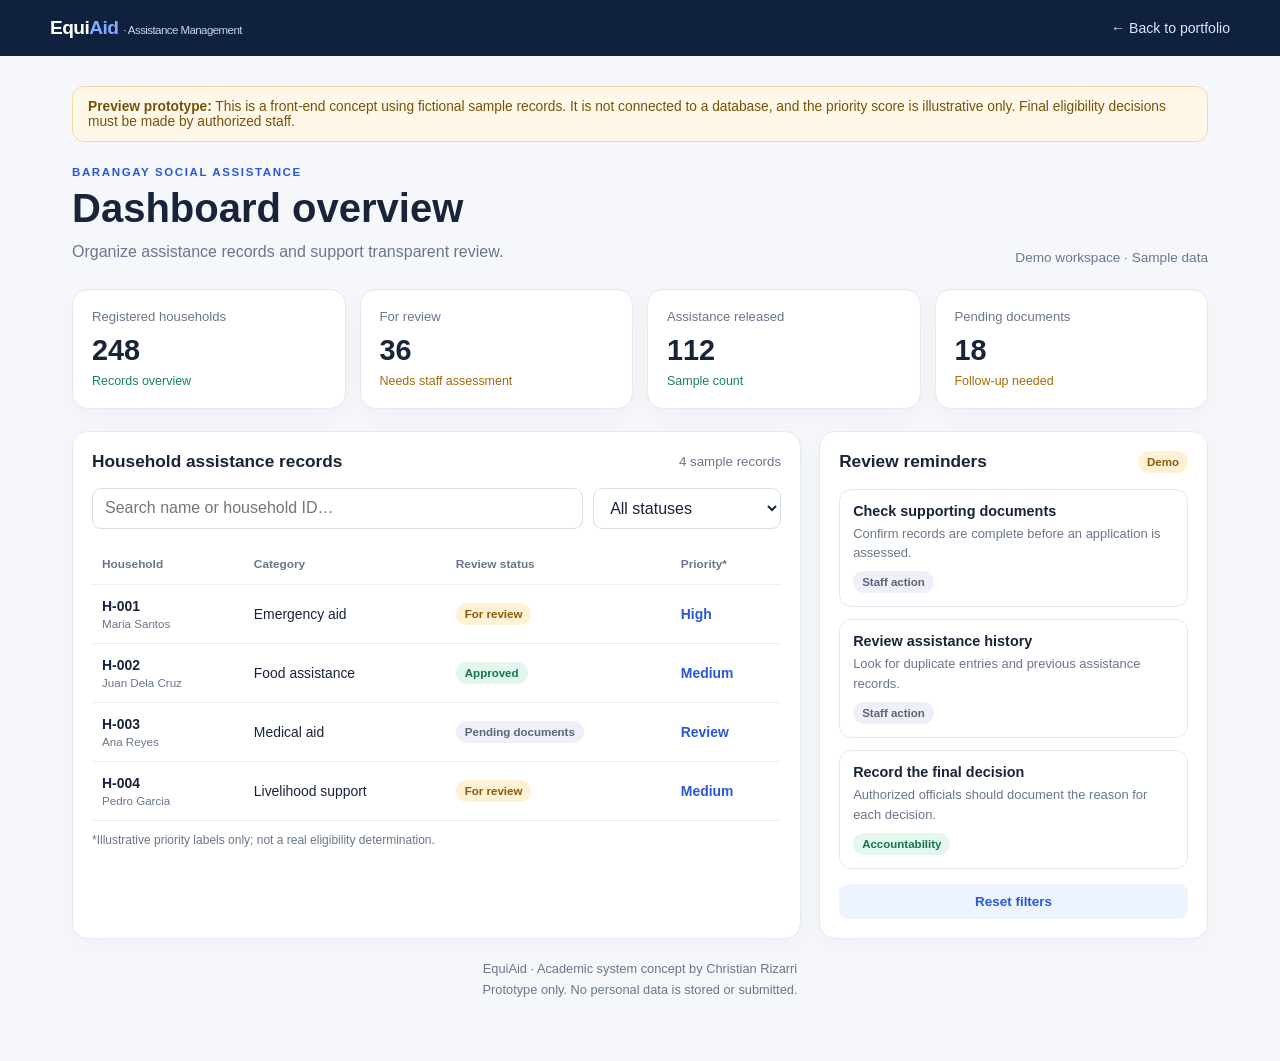
<file: rizarri-portfolio/equiaid-preview.html>
<!DOCTYPE html>
<html lang="en"><head><meta charset="UTF-8"><meta name="viewport" content="width=device-width, initial-scale=1.0"><meta name="description" content="EquiAid front-end concept preview"><title>EquiAid | System Preview</title><style>
:root{--navy:#10213d;--blue:#2857d9;--pale:#edf3ff;--ink:#18243a;--muted:#69768b;--line:#e3e9f2;--green:#17845d;--amber:#a66a08}*{box-sizing:border-box}body{margin:0;font-family:Inter,Segoe UI,Arial,sans-serif;background:#f5f7fb;color:var(--ink)}a{color:inherit}.top{background:var(--navy);color:#fff;padding:17px max(22px,calc((100% - 1180px)/2));display:flex;align-items:center;justify-content:space-between;gap:16px}.brand{font-size:1.2rem;font-weight:800;letter-spacing:-.03em}.brand span{color:#82a8ff}.back{font-size:.88rem;color:#dce6ff;text-decoration:none}.wrap{max-width:1180px;margin:0 auto;padding:30px 22px 48px}.notice{background:#fff8e8;border:1px solid #f0d9a5;color:#77510b;padding:12px 15px;border-radius:12px;font-size:.86rem;margin-bottom:24px}.heading{display:flex;justify-content:space-between;align-items:end;gap:18px;margin-bottom:24px}.eyebrow{font-size:.72rem;letter-spacing:.14em;font-weight:800;color:var(--blue)}h1{font-size:clamp(1.7rem,4vw,2.5rem);margin:8px 0}.sub{color:var(--muted);line-height:1.6;margin:0}.date{font-size:.85rem;color:var(--muted)}.stats{display:grid;grid-template-columns:repeat(4,1fr);gap:14px;margin-bottom:22px}.stat,.panel{background:#fff;border:1px solid var(--line);border-radius:16px;padding:19px;box-shadow:0 6px 22px #172b4d08}.stat small{display:block;color:var(--muted);font-size:.82rem}.stat strong{display:block;font-size:1.8rem;margin:10px 0 4px}.trend{font-size:.78rem;color:var(--green)}.layout{display:grid;grid-template-columns:1.5fr .8fr;gap:18px}.panel-head{display:flex;justify-content:space-between;align-items:center;gap:12px;margin-bottom:16px}.panel h2{font-size:1.08rem;margin:0}.panel-head small{color:var(--muted)}.tools{display:flex;gap:10px;margin-bottom:15px}input,select{min-width:0;border:1px solid #d8e0ec;border-radius:9px;padding:10px 12px;background:white;font:inherit;color:var(--ink)}input{flex:1}.table-wrap{overflow-x:auto}table{border-collapse:collapse;width:100%;font-size:.87rem}th,td{text-align:left;padding:13px 10px;border-bottom:1px solid #edf0f5;white-space:nowrap}th{font-size:.74rem;color:var(--muted);font-weight:700}td small{display:block;color:var(--muted);margin-top:3px}.pill{display:inline-block;padding:5px 9px;border-radius:99px;font-size:.72rem;font-weight:700}.approved{background:#e3f7ed;color:#13764f}.review{background:#fff1d5;color:#8a5a08}.pending{background:#edf0f6;color:#58657a}.score{font-weight:800;color:var(--blue)}.priority{display:grid;gap:12px}.priority-item{padding:13px;border:1px solid var(--line);border-radius:12px}.priority-item strong{display:block;font-size:.9rem;margin-bottom:5px}.priority-item p{margin:0;color:var(--muted);font-size:.81rem;line-height:1.5}.priority-item .pill{margin-top:9px}.bar{height:7px;background:#e8edf7;border-radius:10px;margin-top:10px;overflow:hidden}.bar i{display:block;height:100%;background:var(--blue);border-radius:10px}.button{border:0;background:var(--blue);color:#fff;border-radius:9px;padding:10px 13px;font:inherit;font-size:.84rem;font-weight:700;cursor:pointer}.button.secondary{background:var(--pale);color:var(--blue)}.footer{margin-top:20px;color:var(--muted);font-size:.8rem;text-align:center;line-height:1.6}.empty{padding:18px;text-align:center;color:var(--muted);display:none}@media(max-width:850px){.stats{grid-template-columns:repeat(2,1fr)}.layout{grid-template-columns:1fr}.heading{align-items:start;flex-direction:column}}@media(max-width:470px){.stats{gap:9px}.stat{padding:14px}.stat strong{font-size:1.5rem}.tools{flex-direction:column}.top{align-items:flex-start;flex-direction:column}}
</style></head><body><header class="top"><div class="brand">Equi<span>Aid</span> <small style="font-size:.72rem;font-weight:500;color:#c4d3f6">· Assistance Management</small></div><a class="back" href="index.html">← Back to portfolio</a></header><main class="wrap"><div class="notice"><strong>Preview prototype:</strong> This is a front-end concept using fictional sample records. It is not connected to a database, and the priority score is illustrative only. Final eligibility decisions must be made by authorized staff.</div><div class="heading"><div><div class="eyebrow">BARANGAY SOCIAL ASSISTANCE</div><h1>Dashboard overview</h1><p class="sub">Organize assistance records and support transparent review.</p></div><div class="date">Demo workspace · Sample data</div></div><section class="stats"><article class="stat"><small>Registered households</small><strong>248</strong><span class="trend">Records overview</span></article><article class="stat"><small>For review</small><strong>36</strong><span class="trend" style="color:var(--amber)">Needs staff assessment</span></article><article class="stat"><small>Assistance released</small><strong>112</strong><span class="trend">Sample count</span></article><article class="stat"><small>Pending documents</small><strong>18</strong><span class="trend" style="color:var(--amber)">Follow-up needed</span></article></section><div class="layout"><section class="panel"><div class="panel-head"><h2>Household assistance records</h2><small id="recordCount">4 sample records</small></div><div class="tools"><input id="search" placeholder="Search name or household ID…" aria-label="Search household records"><select id="status" aria-label="Filter by status"><option value="all">All statuses</option><option value="For review">For review</option><option value="Approved">Approved</option><option value="Pending documents">Pending documents</option></select></div><div class="table-wrap"><table><thead><tr><th>Household</th><th>Category</th><th>Review status</th><th>Priority*</th></tr></thead><tbody id="records"><tr data-search="h-001 maria santos" data-status="For review"><td><strong>H-001</strong><small>Maria Santos</small></td><td>Emergency aid</td><td><span class="pill review">For review</span></td><td class="score">High</td></tr><tr data-search="h-002 juan dela cruz" data-status="Approved"><td><strong>H-002</strong><small>Juan Dela Cruz</small></td><td>Food assistance</td><td><span class="pill approved">Approved</span></td><td class="score">Medium</td></tr><tr data-search="h-003 ana reyes" data-status="Pending documents"><td><strong>H-003</strong><small>Ana Reyes</small></td><td>Medical aid</td><td><span class="pill pending">Pending documents</span></td><td class="score">Review</td></tr><tr data-search="h-004 pedro garcia" data-status="For review"><td><strong>H-004</strong><small>Pedro Garcia</small></td><td>Livelihood support</td><td><span class="pill review">For review</span></td><td class="score">Medium</td></tr></tbody></table><div class="empty" id="empty">No matching sample records.</div></div><p style="font-size:.75rem;color:var(--muted);margin-bottom:0">*Illustrative priority labels only; not a real eligibility determination.</p></section><aside class="panel"><div class="panel-head"><h2>Review reminders</h2><span class="pill review">Demo</span></div><div class="priority"><div class="priority-item"><strong>Check supporting documents</strong><p>Confirm records are complete before an application is assessed.</p><span class="pill pending">Staff action</span></div><div class="priority-item"><strong>Review assistance history</strong><p>Look for duplicate entries and previous assistance records.</p><span class="pill pending">Staff action</span></div><div class="priority-item"><strong>Record the final decision</strong><p>Authorized officials should document the reason for each decision.</p><span class="pill approved">Accountability</span></div></div><button class="button secondary" style="width:100%;margin-top:15px" id="showAll">Reset filters</button></aside></div><p class="footer">EquiAid · Academic system concept by Christian Rizarri<br>Prototype only. No personal data is stored or submitted.</p></main><script>const search=document.getElementById('search'),status=document.getElementById('status'),rows=[...document.querySelectorAll('#records tr')],empty=document.getElementById('empty'),count=document.getElementById('recordCount');function filter(){let n=0;rows.forEach(r=>{const match=r.dataset.search.includes(search.value.toLowerCase().trim())&&(status.value==='all'||r.dataset.status===status.value);r.style.display=match?'':'none';if(match)n++});empty.style.display=n?'none':'block';count.textContent=n+' sample record'+(n===1?'':'s')}search.addEventListener('input',filter);status.addEventListener('change',filter);document.getElementById('showAll').addEventListener('click',()=>{search.value='';status.value='all';filter()});</script></body></html>
</file>
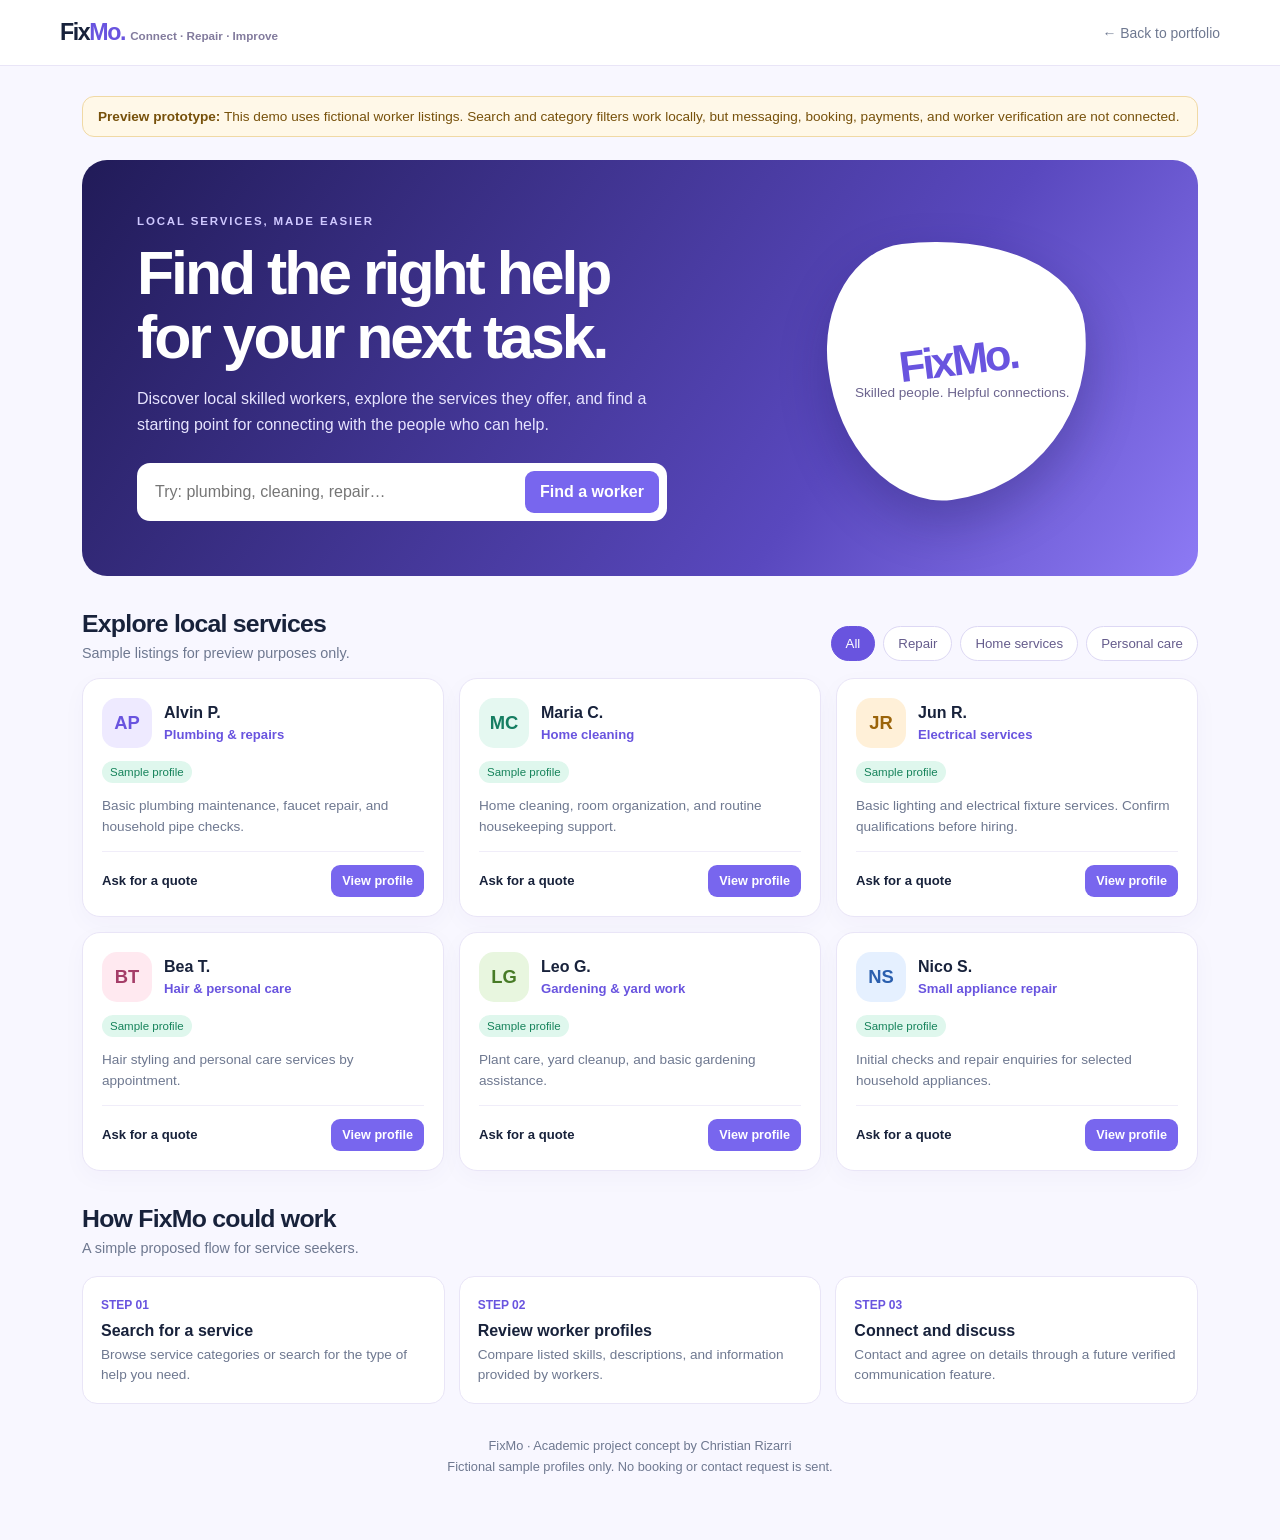
<file: rizarri-portfolio/fixmo-preview.html>
<!DOCTYPE html>
<html lang="en"><head><meta charset="UTF-8"><meta name="viewport" content="width=device-width, initial-scale=1.0"><meta name="description" content="FixMo service platform front-end concept preview"><title>FixMo | Service Finder Preview</title><style>
:root{--ink:#18223b;--muted:#6e7890;--purple:#6954df;--purple2:#8a79f4;--bg:#f8f7ff;--line:#e9e5f7;--mint:#dff7ed}*{box-sizing:border-box}body{margin:0;background:var(--bg);color:var(--ink);font-family:Inter,Segoe UI,Arial,sans-serif}a{color:inherit}.nav{display:flex;align-items:center;justify-content:space-between;padding:19px max(22px,calc((100% - 1160px)/2));background:#fff;border-bottom:1px solid var(--line);gap:15px}.logo{font-weight:900;font-size:1.45rem;letter-spacing:-.06em}.logo b{color:var(--purple)}.back{font-size:.87rem;color:var(--muted);text-decoration:none}.wrap{max-width:1160px;margin:0 auto;padding:30px 22px 50px}.notice{background:#fff8e8;border:1px solid #f0d9a5;color:#77510b;padding:12px 15px;border-radius:12px;font-size:.85rem;margin-bottom:23px}.hero{background:linear-gradient(125deg,#211b58,#5948be 68%,#8d7af5);border-radius:25px;color:#fff;padding:clamp(25px,5vw,55px);display:grid;grid-template-columns:1.25fr .75fr;gap:25px;align-items:center;overflow:hidden}.eyebrow{font-size:.72rem;letter-spacing:.16em;font-weight:800;color:#cfc8ff}.hero h1{font-size:clamp(2.2rem,5vw,3.8rem);line-height:1.06;letter-spacing:-.05em;margin:14px 0}.hero p{line-height:1.65;color:#e7e4ff;max-width:530px}.searchbox{display:flex;gap:9px;background:#fff;padding:8px;border-radius:13px;margin-top:24px;max-width:530px}.searchbox input{min-width:0;flex:1;border:0;outline:0;padding:10px;font:inherit}.searchbox button,.btn{border:0;border-radius:9px;background:#7866ee;color:white;padding:12px 15px;font:inherit;font-weight:750;cursor:pointer}.hero-art{display:grid;place-items:center;min-height:230px}.bubble{width:min(260px,80%);aspect-ratio:1;background:#fff;color:var(--purple);border-radius:34% 66% 59% 41% / 44% 39% 61% 56%;display:flex;align-items:center;justify-content:center;flex-direction:column;transform:rotate(-7deg);box-shadow:0 22px 50px #17134b45}.bubble strong{font-size:2.7rem;letter-spacing:-.07em}.bubble span{font-size:.85rem;color:#6c648e;transform:rotate(7deg)}.section-head{display:flex;align-items:end;justify-content:space-between;gap:15px;margin:34px 0 17px}.section-head h2{margin:0;font-size:1.55rem;letter-spacing:-.03em}.section-head p{color:var(--muted);margin:7px 0 0;font-size:.9rem}.filters{display:flex;gap:8px;flex-wrap:wrap}.filter{border:1px solid #ddd8f4;background:white;color:#655c8c;border-radius:99px;padding:9px 14px;font:inherit;font-size:.83rem;cursor:pointer}.filter.active{background:var(--purple);border-color:var(--purple);color:#fff}.workers{display:grid;grid-template-columns:repeat(3,1fr);gap:15px}.worker{background:#fff;border:1px solid var(--line);border-radius:18px;padding:19px;box-shadow:0 7px 24px #37257808}.worker-top{display:flex;align-items:center;gap:12px}.avatar{width:50px;height:50px;display:grid;place-items:center;border-radius:15px;background:#eeeaff;color:var(--purple);font-size:1.15rem;font-weight:850}.worker h3{font-size:1rem;margin:0 0 5px}.worker .trade{font-size:.82rem;color:var(--purple);font-weight:750}.verified{font-size:.72rem;color:#16835b;background:var(--mint);border-radius:99px;padding:5px 8px;display:inline-block;margin-top:13px}.worker p{font-size:.85rem;color:var(--muted);line-height:1.5;min-height:40px}.worker-bottom{border-top:1px solid #f0edf9;padding-top:13px;display:flex;align-items:center;justify-content:space-between;gap:8px}.price{font-size:.82rem;font-weight:800}.btn{font-size:.79rem;padding:9px 11px}.empty{display:none;color:var(--muted);background:#fff;padding:22px;border:1px solid var(--line);border-radius:14px}.how{display:grid;grid-template-columns:repeat(3,1fr);gap:14px;margin-top:20px}.step{background:#fff;border:1px solid var(--line);border-radius:15px;padding:18px}.step span{font-size:.75rem;color:var(--purple);font-weight:900}.step h3{font-size:1rem;margin:9px 0 5px}.step p{font-size:.85rem;color:var(--muted);line-height:1.5;margin:0}.footer{text-align:center;color:var(--muted);font-size:.8rem;line-height:1.6;margin-top:32px}.modal{position:fixed;inset:0;background:#10102d99;display:none;place-items:center;padding:20px}.modal.show{display:grid}.dialog{background:#fff;border-radius:18px;max-width:430px;width:100%;padding:24px;box-shadow:0 25px 70px #0003}.dialog h2{margin:0 0 8px}.dialog p{color:var(--muted);line-height:1.6}.dialog button{margin-top:10px}.close{float:right;background:#f0edff;color:var(--purple);border:0;border-radius:8px;padding:7px 10px;cursor:pointer}@media(max-width:800px){.hero{grid-template-columns:1fr}.hero-art{min-height:160px}.bubble{width:160px}.bubble strong{font-size:2rem}.workers{grid-template-columns:repeat(2,1fr)}}@media(max-width:550px){.workers,.how{grid-template-columns:1fr}.section-head{align-items:flex-start;flex-direction:column}.searchbox{flex-direction:column}.nav{align-items:flex-start;flex-direction:column}}
</style></head><body><header class="nav"><div class="logo">Fix<b>Mo.</b> <span style="font-size:.73rem;color:#827b9d;font-weight:600;letter-spacing:0">Connect · Repair · Improve</span></div><a class="back" href="index.html">← Back to portfolio</a></header><main class="wrap"><div class="notice"><strong>Preview prototype:</strong> This demo uses fictional worker listings. Search and category filters work locally, but messaging, booking, payments, and worker verification are not connected.</div><section class="hero"><div><div class="eyebrow">LOCAL SERVICES, MADE EASIER</div><h1>Find the right help<br>for your next task.</h1><p>Discover local skilled workers, explore the services they offer, and find a starting point for connecting with the people who can help.</p><div class="searchbox"><input id="search" placeholder="Try: plumbing, cleaning, repair…" aria-label="Search services"><button id="searchBtn">Find a worker</button></div></div><div class="hero-art"><div class="bubble"><strong>FixMo.</strong><span>Skilled people. Helpful connections.</span></div></div></section><div class="section-head"><div><h2>Explore local services</h2><p>Sample listings for preview purposes only.</p></div><div class="filters" id="filters"><button class="filter active" data-category="All">All</button><button class="filter" data-category="Repair">Repair</button><button class="filter" data-category="Home">Home services</button><button class="filter" data-category="Beauty">Personal care</button></div></div><section class="workers" id="workers"><article class="worker" data-category="Repair" data-search="alvin plumbing pipe leak faucet repair"><div class="worker-top"><div class="avatar">AP</div><div><h3>Alvin P.</h3><div class="trade">Plumbing & repairs</div></div></div><span class="verified">Sample profile</span><p>Basic plumbing maintenance, faucet repair, and household pipe checks.</p><div class="worker-bottom"><span class="price">Ask for a quote</span><button class="btn contact" data-name="Alvin P.">View profile</button></div></article><article class="worker" data-category="Home" data-search="maria cleaning home housekeeping tidy room home services"><div class="worker-top"><div class="avatar" style="background:#e5f8f1;color:#167e62">MC</div><div><h3>Maria C.</h3><div class="trade">Home cleaning</div></div></div><span class="verified">Sample profile</span><p>Home cleaning, room organization, and routine housekeeping support.</p><div class="worker-bottom"><span class="price">Ask for a quote</span><button class="btn contact" data-name="Maria C.">View profile</button></div></article><article class="worker" data-category="Repair" data-search="jun electrician electrical light fixture repair"><div class="worker-top"><div class="avatar" style="background:#fff0d8;color:#9b640a">JR</div><div><h3>Jun R.</h3><div class="trade">Electrical services</div></div></div><span class="verified">Sample profile</span><p>Basic lighting and electrical fixture services. Confirm qualifications before hiring.</p><div class="worker-bottom"><span class="price">Ask for a quote</span><button class="btn contact" data-name="Jun R.">View profile</button></div></article><article class="worker" data-category="Beauty" data-search="bea salon haircut personal care beauty"><div class="worker-top"><div class="avatar" style="background:#ffe9f0;color:#a53d68">BT</div><div><h3>Bea T.</h3><div class="trade">Hair & personal care</div></div></div><span class="verified">Sample profile</span><p>Hair styling and personal care services by appointment.</p><div class="worker-bottom"><span class="price">Ask for a quote</span><button class="btn contact" data-name="Bea T.">View profile</button></div></article><article class="worker" data-category="Home" data-search="leo gardening lawn plant yard home"><div class="worker-top"><div class="avatar" style="background:#e8f6df;color:#477b26">LG</div><div><h3>Leo G.</h3><div class="trade">Gardening & yard work</div></div></div><span class="verified">Sample profile</span><p>Plant care, yard cleanup, and basic gardening assistance.</p><div class="worker-bottom"><span class="price">Ask for a quote</span><button class="btn contact" data-name="Leo G.">View profile</button></div></article><article class="worker" data-category="Repair" data-search="nico appliance repair fan small appliances repair"><div class="worker-top"><div class="avatar" style="background:#e5f0ff;color:#2b5fae">NS</div><div><h3>Nico S.</h3><div class="trade">Small appliance repair</div></div></div><span class="verified">Sample profile</span><p>Initial checks and repair enquiries for selected household appliances.</p><div class="worker-bottom"><span class="price">Ask for a quote</span><button class="btn contact" data-name="Nico S.">View profile</button></div></article></section><div class="empty" id="empty">No sample services match that search. Try another keyword or select “All”.</div><div class="section-head"><div><h2>How FixMo could work</h2><p>A simple proposed flow for service seekers.</p></div></div><section class="how"><article class="step"><span>STEP 01</span><h3>Search for a service</h3><p>Browse service categories or search for the type of help you need.</p></article><article class="step"><span>STEP 02</span><h3>Review worker profiles</h3><p>Compare listed skills, descriptions, and information provided by workers.</p></article><article class="step"><span>STEP 03</span><h3>Connect and discuss</h3><p>Contact and agree on details through a future verified communication feature.</p></article></section><p class="footer">FixMo · Academic project concept by Christian Rizarri<br>Fictional sample profiles only. No booking or contact request is sent.</p></main><div class="modal" id="modal" role="dialog" aria-modal="true" aria-labelledby="modalTitle"><div class="dialog"><button class="close" id="close">Close ✕</button><h2 id="modalTitle">Sample worker profile</h2><p id="modalText">This is a fictional profile for demonstration.</p><button class="btn" id="modalDone">Got it</button></div></div><script>let category='All';const search=document.getElementById('search'),cards=[...document.querySelectorAll('.worker')],empty=document.getElementById('empty');function filter(){const q=search.value.toLowerCase().trim();let n=0;cards.forEach(c=>{const ok=(category==='All'||c.dataset.category===category)&&c.dataset.search.includes(q);c.style.display=ok?'':'none';if(ok)n++});empty.style.display=n?'none':'block'}document.querySelectorAll('.filter').forEach(b=>b.addEventListener('click',()=>{category=b.dataset.category;document.querySelectorAll('.filter').forEach(x=>x.classList.toggle('active',x===b));filter()}));document.getElementById('searchBtn').addEventListener('click',filter);search.addEventListener('input',filter);const modal=document.getElementById('modal');document.querySelectorAll('.contact').forEach(b=>b.addEventListener('click',()=>{document.getElementById('modalTitle').textContent=b.dataset.name+' · Sample profile';document.getElementById('modalText').textContent='This profile is fictional and included only to demonstrate the FixMo interface. A real version could show verified skills, service areas, availability, and a secure way to contact the worker.';modal.classList.add('show')}));function closeModal(){modal.classList.remove('show')}document.getElementById('close').addEventListener('click',closeModal);document.getElementById('modalDone').addEventListener('click',closeModal);modal.addEventListener('click',e=>{if(e.target===modal)closeModal()});</script></body></html>
</file>
